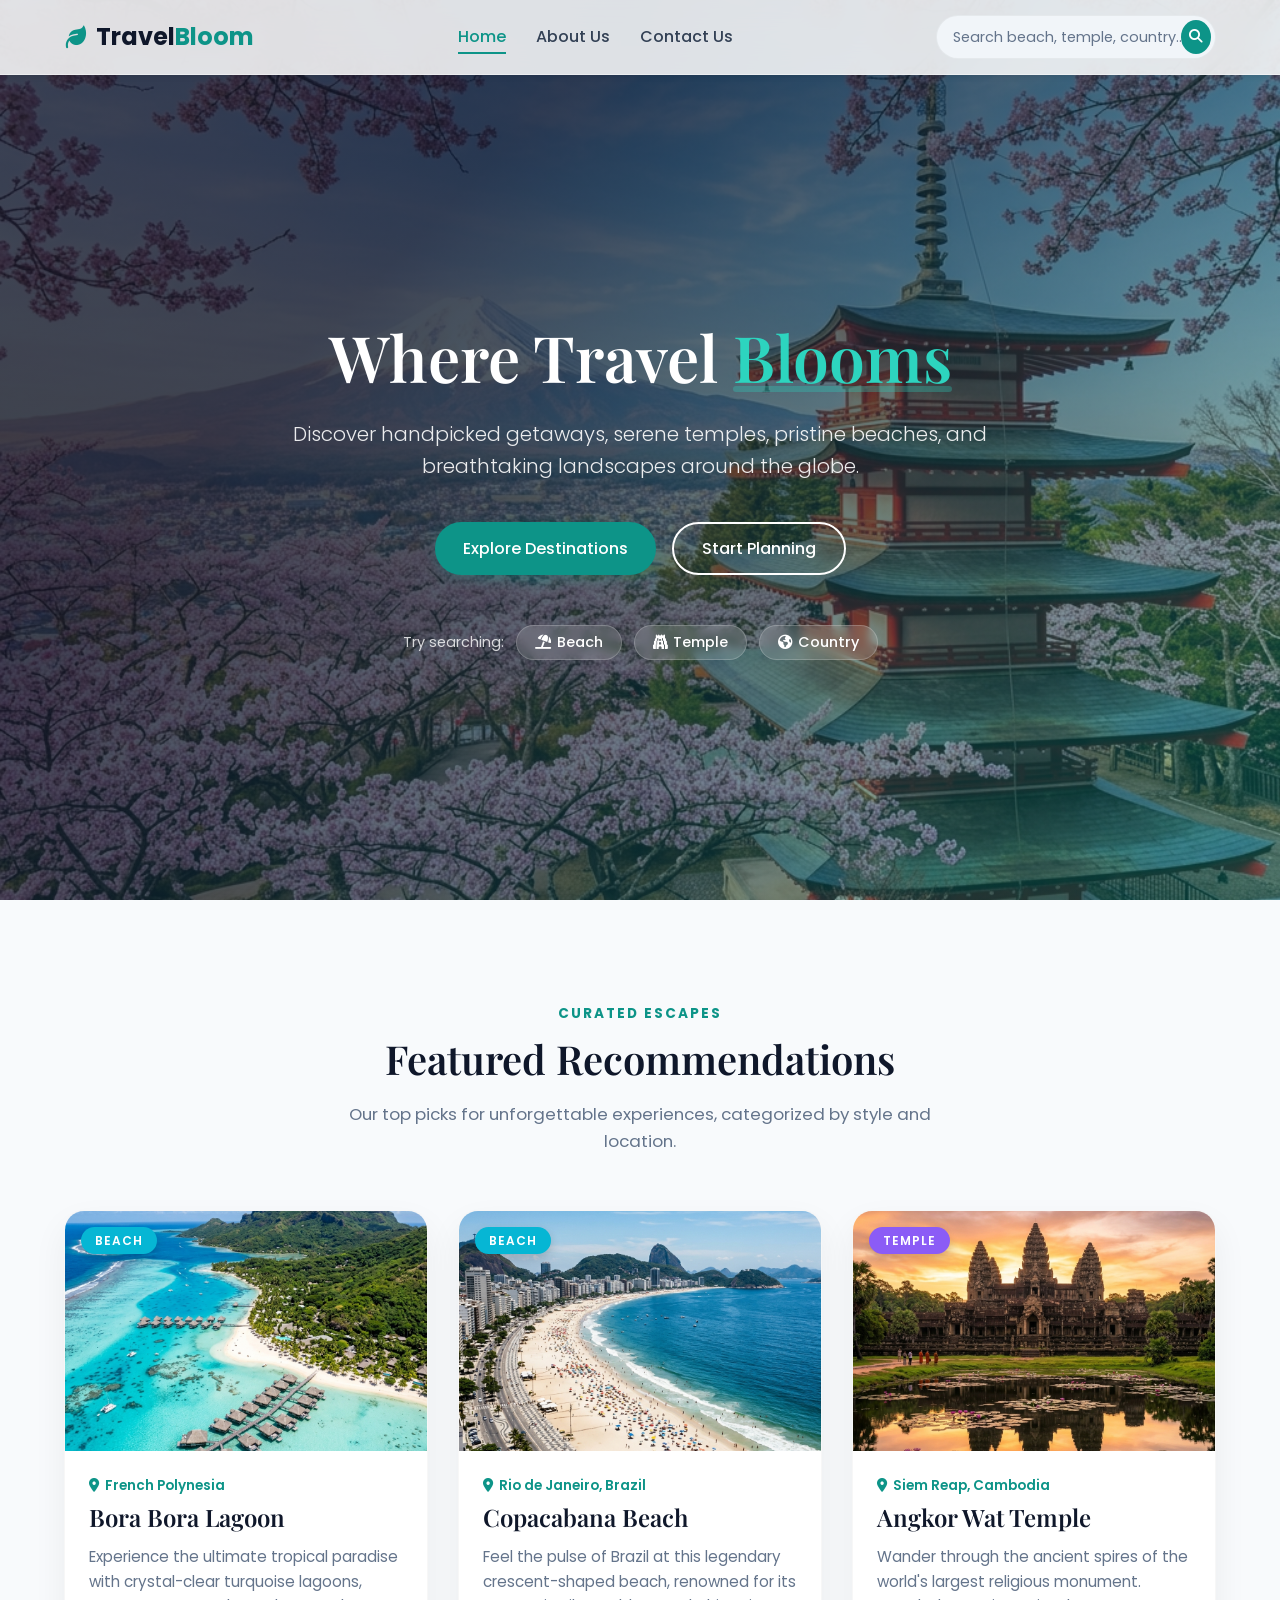
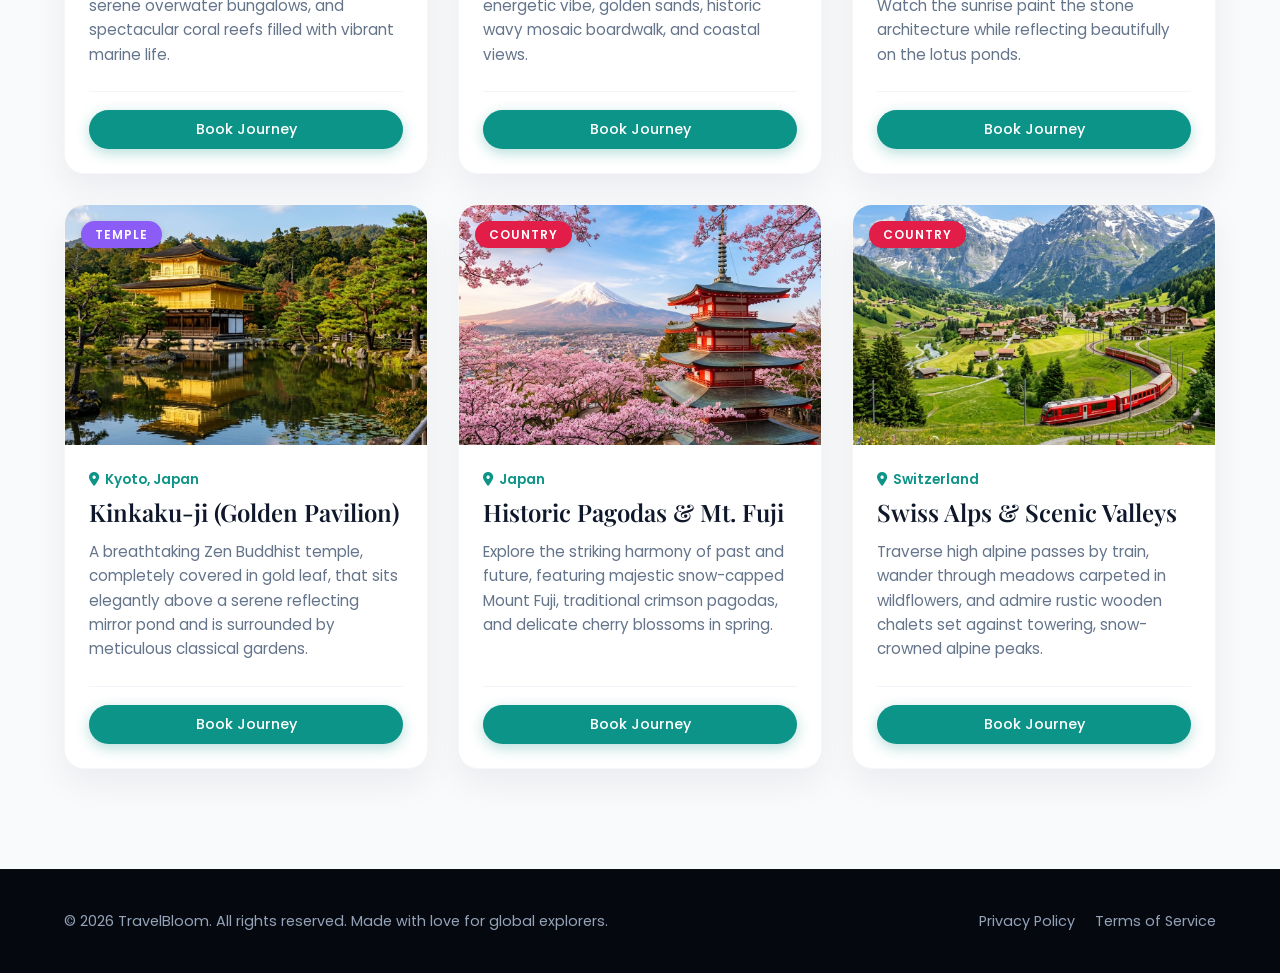
<file: index.html>
<!DOCTYPE html>
<html lang="en">
<head>
    <meta charset="UTF-8">
    <meta name="viewport" content="width=device-width, initial-scale=1.0">
    <title>TravelBloom - Discover Your Next Adventure</title>
    <!-- Google Fonts -->
    <link rel="preconnect" href="https://fonts.googleapis.com">
    <link rel="preconnect" href="https://fonts.gstatic.com" crossorigin>
    <link href="https://fonts.googleapis.com/css2?family=Playfair+Display:ital,wght@0,400..900;1,400..900&family=Poppins:wght@300;400;500;600;700&display=swap" rel="stylesheet">
    <!-- FontAwesome for Icons -->
    <link rel="stylesheet" href="https://cdnjs.cloudflare.com/ajax/libs/font-awesome/6.4.0/css/all.min.css">
    <!-- Custom CSS -->
    <link rel="stylesheet" href="style.css">
</head>
<body>
    <!-- Navigation Bar -->
    <nav class="navbar" id="mainNavbar">
        <div class="nav-container">
            <a href="index.html" class="nav-logo" id="navLogo">
                <i class="fa-solid fa-leaf logo-icon"></i>
                <span>Travel<span class="logo-accent">Bloom</span></span>
            </a>
            
            <button class="menu-toggle" id="menuToggle" aria-label="Toggle Navigation Menu">
                <i class="fa-solid fa-bars"></i>
            </button>

            <ul class="nav-links" id="navLinks">
                <li><a href="index.html" class="nav-item active" id="linkHome">Home</a></li>
                <li><a href="about.html" class="nav-item" id="linkAbout">About Us</a></li>
                <li><a href="contact.html" class="nav-item" id="linkContact">Contact Us</a></li>
            </ul>

            <div class="search-wrapper">
                <form id="searchForm" class="search-form" onsubmit="event.preventDefault();">
                    <input type="text" id="searchInput" placeholder="Search beach, temple, country..." aria-label="Search destinations">
                    <button type="submit" id="searchButton" class="btn-search" aria-label="Submit search">
                        <i class="fa-solid fa-magnifying-glass"></i>
                    </button>
                    <button type="button" id="clearButton" class="btn-clear" aria-label="Clear search">
                        <i class="fa-solid fa-xmark"></i>
                    </button>
                </form>
            </div>
        </div>
    </nav>

    <!-- Home Hero Section -->
    <header class="hero-section" id="home">
        <div class="hero-overlay"></div>
        <div class="hero-content">
            <h1 class="hero-title">Where Travel <span class="text-highlight">Blooms</span></h1>
            <p class="hero-subtitle">Discover handpicked getaways, serene temples, pristine beaches, and breathtaking landscapes around the globe.</p>
            <div class="hero-actions">
                <a href="#recommendations" class="btn btn-primary" id="btnExplore">Explore Destinations</a>
                <a href="contact.html" class="btn btn-outline" id="btnPlan">Start Planning</a>
            </div>
            
            <!-- Quick Recommendations Categories -->
            <div class="quick-categories">
                <span>Try searching:</span>
                <button class="category-tag" onclick="quickSearch('beach')"><i class="fa-solid fa-umbrella-beach"></i> Beach</button>
                <button class="category-tag" onclick="quickSearch('temple')"><i class="fa-solid fa-gopuram"></i> Temple</button>
                <button class="category-tag" onclick="quickSearch('country')"><i class="fa-solid fa-earth-americas"></i> Country</button>
            </div>
        </div>
    </header>

    <!-- Main Content Container -->
    <main class="main-content">
        <!-- Recommendations Section -->
        <section class="section recommendations-section" id="recommendations">
            <div class="container">
                <div class="section-header">
                    <span class="section-tagline">Curated Escapes</span>
                    <h2 class="section-title" id="resultsTitle">Featured Recommendations</h2>
                    <p class="section-description">Our top picks for unforgettable experiences, categorized by style and location.</p>
                </div>

                <!-- Active Filter Banner (hidden by default) -->
                <div id="filterBanner" class="filter-banner hidden">
                    <span>Showing results for: <strong id="filterText">beach</strong></span>
                    <button class="btn-reset" onclick="resetSearch()"><i class="fa-solid fa-arrow-rotate-left"></i> Reset Filter</button>
                </div>

                <!-- Recommendation Grid -->
                <div class="recommendations-grid" id="recommendationsGrid">
                    <!-- Cards will be dynamically injected by JS -->
                </div>
            </div>
        </section>
    </main>

    <!-- Footer -->
    <footer class="footer">
        <div class="container">
            <div class="footer-bottom">
                <p>&copy; 2026 TravelBloom. All rights reserved. Made with love for global explorers.</p>
                <div class="footer-links">
                    <a href="#">Privacy Policy</a>
                    <a href="#">Terms of Service</a>
                </div>
            </div>
        </div>
    </footer>

    <!-- Toast Notification for Success -->
    <div id="toast" class="toast hidden">
        <div class="toast-content">
            <i class="fa-solid fa-circle-check toast-icon"></i>
            <div class="toast-message">
                <h4 id="toastTitle">Message Sent!</h4>
                <p id="toastBody">Thank you. We will contact you shortly.</p>
            </div>
            <button class="toast-close" onclick="closeToast()"><i class="fa-solid fa-xmark"></i></button>
        </div>
    </div>

    <!-- Custom JS -->
    <script src="script.js"></script>
</body>
</html>
</file>
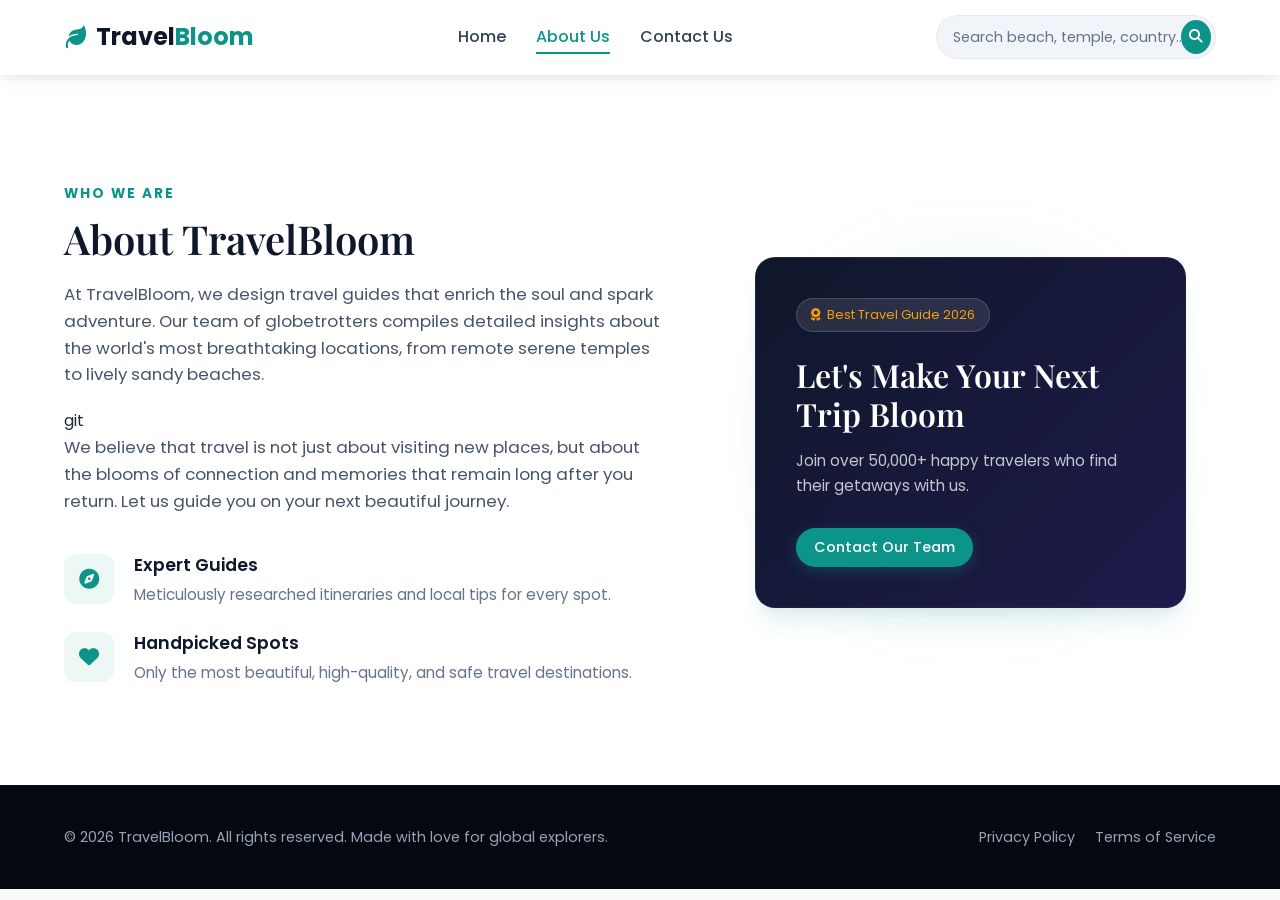
<file: about.html>
<!DOCTYPE html>
<html lang="en">
<head>
    <meta charset="UTF-8">
    <meta name="viewport" content="width=device-width, initial-scale=1.0">
    <title>About Us - TravelBloom</title>
    <!-- Google Fonts -->
    <link rel="preconnect" href="https://fonts.googleapis.com">
    <link rel="preconnect" href="https://fonts.gstatic.com" crossorigin>
    <link href="https://fonts.googleapis.com/css2?family=Playfair+Display:ital,wght@0,400..900;1,400..900&family=Poppins:wght@300;400;500;600;700&display=swap" rel="stylesheet">
    <!-- FontAwesome for Icons -->
    <link rel="stylesheet" href="https://cdnjs.cloudflare.com/ajax/libs/font-awesome/6.4.0/css/all.min.css">
    <!-- Custom CSS -->
    <link rel="stylesheet" href="style.css">
</head>
<body class="inner-page">
    <!-- Navigation Bar -->
    <nav class="navbar scrolled" id="mainNavbar">
        <div class="nav-container">
            <a href="index.html" class="nav-logo" id="navLogo">
                <i class="fa-solid fa-leaf logo-icon"></i>
                <span>Travel<span class="logo-accent">Bloom</span></span>
            </a>
            
            <button class="menu-toggle" id="menuToggle" aria-label="Toggle Navigation Menu">
                <i class="fa-solid fa-bars"></i>
            </button>

            <ul class="nav-links" id="navLinks">
                <li><a href="index.html" class="nav-item" id="linkHome">Home</a></li>
                <li><a href="about.html" class="nav-item active" id="linkAbout">About Us</a></li>
                <li><a href="contact.html" class="nav-item" id="linkContact">Contact Us</a></li>
            </ul>

            <div class="search-wrapper">
                <form id="searchForm" class="search-form" onsubmit="event.preventDefault();">
                    <input type="text" id="searchInput" placeholder="Search beach, temple, country..." aria-label="Search destinations">
                    <button type="submit" id="searchButton" class="btn-search" aria-label="Submit search">
                        <i class="fa-solid fa-magnifying-glass"></i>
                    </button>
                    <button type="button" id="clearButton" class="btn-clear" aria-label="Clear search">
                        <i class="fa-solid fa-xmark"></i>
                    </button>
                </form>
            </div>
        </div>
    </nav>

    <!-- Main Content Container -->
    <main class="main-content">
        <!-- About Us Section -->
        <section class="section about-section" id="about">
            <div class="container">
                <div class="about-grid">
                    <div class="about-content">
                        <span class="section-tagline">Who We Are</span>
                        <h2 class="section-title">About TravelBloom</h2>
                        <p class="about-text">
                            At TravelBloom, we design travel guides that enrich the soul and spark adventure. Our team of globetrotters compiles detailed insights about the world's most breathtaking locations, from remote serene temples to lively sandy beaches.
                        </p>git
                        <p class="about-text">
                            We believe that travel is not just about visiting new places, but about the blooms of connection and memories that remain long after you return. Let us guide you on your next beautiful journey.
                        </p>
                        
                        <div class="about-elements">
                            <div class="element-card">
                                <div class="element-icon"><i class="fa-solid fa-compass"></i></div>
                                <div class="element-info">
                                    <h3>Expert Guides</h3>
                                    <p>Meticulously researched itineraries and local tips for every spot.</p>
                                </div>
                            </div>
                            <div class="element-card">
                                <div class="element-icon"><i class="fa-solid fa-heart"></i></div>
                                <div class="element-info">
                                    <h3>Handpicked Spots</h3>
                                    <p>Only the most beautiful, high-quality, and safe travel destinations.</p>
                                </div>
                            </div>
                        </div>
                    </div>
                    <div class="about-visual">
                        <div class="blob-wrapper">
                            <div class="glowing-blob"></div>
                            <div class="visual-card">
                                <span class="visual-badge"><i class="fa-solid fa-award"></i> Best Travel Guide 2026</span>
                                <h3>Let's Make Your Next Trip Bloom</h3>
                                <p>Join over 50,000+ happy travelers who find their getaways with us.</p>
                                <a href="contact.html" class="btn btn-primary btn-sm">Contact Our Team</a>
                            </div>
                        </div>
                    </div>
                </div>
            </div>
        </section>
    </main>

    <!-- Footer -->
    <footer class="footer">
        <div class="container">
            <div class="footer-bottom">
                <p>&copy; 2026 TravelBloom. All rights reserved. Made with love for global explorers.</p>
                <div class="footer-links">
                    <a href="#">Privacy Policy</a>
                    <a href="#">Terms of Service</a>
                </div>
            </div>
        </div>
    </footer>

    <!-- Toast Notification for Success (needed for redirection or message handling if any) -->
    <div id="toast" class="toast hidden">
        <div class="toast-content">
            <i class="fa-solid fa-circle-check toast-icon"></i>
            <div class="toast-message">
                <h4 id="toastTitle">Message Sent!</h4>
                <p id="toastBody">Thank you. We will contact you shortly.</p>
            </div>
            <button class="toast-close" onclick="closeToast()"><i class="fa-solid fa-xmark"></i></button>
        </div>
    </div>

    <!-- Custom JS -->
    <script src="script.js"></script>
</body>
</html>
</file>
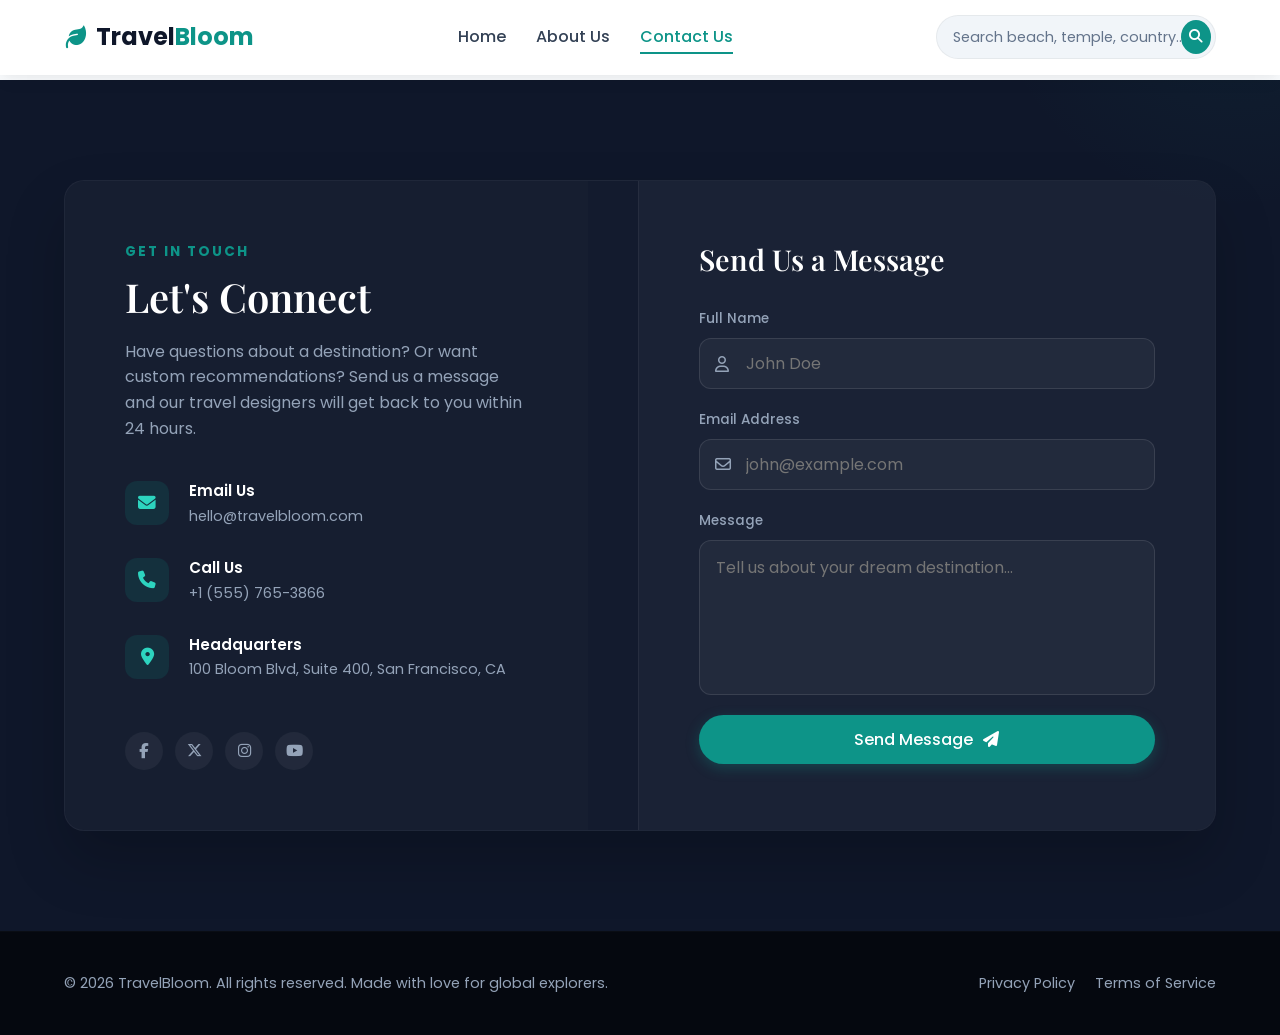
<file: contact.html>
<!DOCTYPE html>
<html lang="en">
<head>
    <meta charset="UTF-8">
    <meta name="viewport" content="width=device-width, initial-scale=1.0">
    <title>Contact Us - TravelBloom</title>
    <!-- Google Fonts -->
    <link rel="preconnect" href="https://fonts.googleapis.com">
    <link rel="preconnect" href="https://fonts.gstatic.com" crossorigin>
    <link href="https://fonts.googleapis.com/css2?family=Playfair+Display:ital,wght@0,400..900;1,400..900&family=Poppins:wght@300;400;500;600;700&display=swap" rel="stylesheet">
    <!-- FontAwesome for Icons -->
    <link rel="stylesheet" href="https://cdnjs.cloudflare.com/ajax/libs/font-awesome/6.4.0/css/all.min.css">
    <!-- Custom CSS -->
    <link rel="stylesheet" href="style.css">
</head>
<body class="inner-page">
    <!-- Navigation Bar -->
    <nav class="navbar scrolled" id="mainNavbar">
        <div class="nav-container">
            <a href="index.html" class="nav-logo" id="navLogo">
                <i class="fa-solid fa-leaf logo-icon"></i>
                <span>Travel<span class="logo-accent">Bloom</span></span>
            </a>
            
            <button class="menu-toggle" id="menuToggle" aria-label="Toggle Navigation Menu">
                <i class="fa-solid fa-bars"></i>
            </button>

            <ul class="nav-links" id="navLinks">
                <li><a href="index.html" class="nav-item" id="linkHome">Home</a></li>
                <li><a href="about.html" class="nav-item" id="linkAbout">About Us</a></li>
                <li><a href="contact.html" class="nav-item active" id="linkContact">Contact Us</a></li>
            </ul>

            <div class="search-wrapper">
                <form id="searchForm" class="search-form" onsubmit="event.preventDefault();">
                    <input type="text" id="searchInput" placeholder="Search beach, temple, country..." aria-label="Search destinations">
                    <button type="submit" id="searchButton" class="btn-search" aria-label="Submit search">
                        <i class="fa-solid fa-magnifying-glass"></i>
                    </button>
                    <button type="button" id="clearButton" class="btn-clear" aria-label="Clear search">
                        <i class="fa-solid fa-xmark"></i>
                    </button>
                </form>
            </div>
        </div>
    </nav>

    <!-- Main Content Container -->
    <main class="main-content">
        <!-- Contact Us Section -->
        <section class="section contact-section" id="contact">
            <div class="container">
                <div class="contact-grid">
                    <div class="contact-info-panel">
                        <span class="section-tagline">Get In Touch</span>
                        <h2 class="section-title text-white">Let's Connect</h2>
                        <p class="contact-desc">
                            Have questions about a destination? Or want custom recommendations? Send us a message and our travel designers will get back to you within 24 hours.
                        </p>
                        
                        <div class="contact-details">
                            <div class="contact-detail-item">
                                <i class="fa-solid fa-envelope detail-icon"></i>
                                <div>
                                    <h4>Email Us</h4>
                                    <p>hello@travelbloom.com</p>
                                </div>
                            </div>
                            <div class="contact-detail-item">
                                <i class="fa-solid fa-phone detail-icon"></i>
                                <div>
                                    <h4>Call Us</h4>
                                    <p>+1 (555) 765-3866</p>
                                </div>
                            </div>
                            <div class="contact-detail-item">
                                <i class="fa-solid fa-location-dot detail-icon"></i>
                                <div>
                                    <h4>Headquarters</h4>
                                    <p>100 Bloom Blvd, Suite 400, San Francisco, CA</p>
                                </div>
                            </div>
                        </div>

                        <div class="social-links">
                            <a href="#" class="social-icon" aria-label="Facebook"><i class="fa-brands fa-facebook-f"></i></a>
                            <a href="#" class="social-icon" aria-label="Twitter"><i class="fa-brands fa-x-twitter"></i></a>
                            <a href="#" class="social-icon" aria-label="Instagram"><i class="fa-brands fa-instagram"></i></a>
                            <a href="#" class="social-icon" aria-label="YouTube"><i class="fa-brands fa-youtube"></i></a>
                        </div>
                    </div>

                    <div class="contact-form-panel">
                        <h3>Send Us a Message</h3>
                        <form id="contactForm" class="contact-form">
                            <div class="form-group">
                                <label for="formName">Full Name</label>
                                <div class="input-wrapper">
                                    <i class="fa-regular fa-user input-icon"></i>
                                    <input type="text" id="formName" required placeholder="John Doe">
                                </div>
                            </div>
                            <div class="form-group">
                                <label for="formEmail">Email Address</label>
                                <div class="input-wrapper">
                                    <i class="fa-regular fa-envelope input-icon"></i>
                                    <input type="email" id="formEmail" required placeholder="john@example.com">
                                </div>
                            </div>
                            <div class="form-group">
                                <label for="formMessage">Message</label>
                                <textarea id="formMessage" required rows="5" placeholder="Tell us about your dream destination..."></textarea>
                            </div>
                            <button type="submit" class="btn btn-primary btn-block" id="btnSubmit">
                                <span id="submitText">Send Message</span>
                                <i class="fa-solid fa-paper-plane"></i>
                            </button>
                        </form>
                    </div>
                </div>
            </div>
        </section>
    </main>

    <!-- Footer -->
    <footer class="footer">
        <div class="container">
            <div class="footer-bottom">
                <p>&copy; 2026 TravelBloom. All rights reserved. Made with love for global explorers.</p>
                <div class="footer-links">
                    <a href="#">Privacy Policy</a>
                    <a href="#">Terms of Service</a>
                </div>
            </div>
        </div>
    </footer>

    <!-- Toast Notification for Success -->
    <div id="toast" class="toast hidden">
        <div class="toast-content">
            <i class="fa-solid fa-circle-check toast-icon"></i>
            <div class="toast-message">
                <h4 id="toastTitle">Message Sent!</h4>
                <p id="toastBody">Thank you. We will contact you shortly.</p>
            </div>
            <button class="toast-close" onclick="closeToast()"><i class="fa-solid fa-xmark"></i></button>
        </div>
    </div>

    <!-- Custom JS -->
    <script src="script.js"></script>
</body>
</html>
</file>
<file: style.css>
/* ==========================================================================
   TravelBloom Custom Stylesheet
   ========================================================================== */

/* Design Tokens & Variables */
:root {
    --primary: #0d9488;          /* Vibrant Teal */
    --primary-hover: #0f766e;    /* Darker Teal */
    --secondary: #d97706;        /* Warm Amber/Gold */
    --secondary-light: #f59e0b;
    --dark-bg: #090d16;          /* Deep Slate Dark */
    --slate-900: #0f172a;
    --slate-800: #1e293b;
    --slate-700: #334155;
    --slate-600: #475569;
    --slate-100: #f1f5f9;
    --slate-50: #f8fafc;
    --white: #ffffff;
    --text-dark: #0f172a;
    --text-muted: #64748b;
    --text-light: #94a3b8;
    
    /* Fonts */
    --font-sans: 'Poppins', sans-serif;
    --font-serif: 'Playfair Display', serif;
    
    /* Transitions & Shadows */
    --transition: all 0.3s cubic-bezier(0.4, 0, 0.2, 1);
    --shadow-sm: 0 4px 6px -1px rgba(0, 0, 0, 0.05), 0 2px 4px -1px rgba(0, 0, 0, 0.03);
    --shadow-md: 0 10px 15px -3px rgba(0, 0, 0, 0.05), 0 4px 6px -2px rgba(0, 0, 0, 0.02);
    --shadow-lg: 0 20px 25px -5px rgba(13, 148, 136, 0.1), 0 10px 10px -5px rgba(0, 0, 0, 0.04);
    --shadow-card: 0 15px 35px rgba(15, 23, 42, 0.06);
    --radius-sm: 6px;
    --radius-md: 12px;
    --radius-lg: 20px;
    --radius-pill: 50px;
}

/* Global Reset */
*, *::before, *::after {
    box-sizing: border-box;
    margin: 0;
    padding: 0;
}

html {
    scroll-behavior: smooth;
    font-size: 16px;
}

body {
    font-family: var(--font-sans);
    background-color: var(--slate-50);
    color: var(--slate-800);
    line-height: 1.6;
    overflow-x: hidden;
}

body.inner-page {
    padding-top: 80px;
}

img {
    max-width: 100%;
    display: block;
    height: auto;
}

a {
    text-decoration: none;
    color: inherit;
    transition: var(--transition);
}

button, input, textarea {
    font-family: inherit;
    font-size: inherit;
    border: none;
    outline: none;
}

button {
    cursor: pointer;
    background: none;
}

ul {
    list-style: none;
}

.container {
    width: 100%;
    max-width: 1200px;
    margin: 0 auto;
    padding: 0 24px;
}

/* Typography & Headers */
h1, h2, h3, h4 {
    font-weight: 600;
    line-height: 1.3;
}

.text-highlight {
    color: var(--primary);
    position: relative;
    display: inline-block;
}

.text-highlight::after {
    content: '';
    position: absolute;
    bottom: 2px;
    left: 0;
    width: 100%;
    height: 6px;
    background-color: rgba(13, 148, 136, 0.15);
    z-index: -1;
    border-radius: 4px;
}

/* Section Header Styling */
.section {
    padding: 100px 0;
}

.section-header {
    text-align: center;
    max-width: 650px;
    margin: 0 auto 55px auto;
}

.section-tagline {
    font-size: 0.85rem;
    text-transform: uppercase;
    letter-spacing: 2px;
    color: var(--primary);
    font-weight: 700;
    margin-bottom: 8px;
    display: inline-block;
}

.section-title {
    font-family: var(--font-serif);
    font-size: 2.5rem;
    color: var(--slate-900);
    margin-bottom: 16px;
}

.section-description {
    color: var(--text-muted);
    font-size: 1.05rem;
}

/* Buttons */
.btn {
    display: inline-flex;
    align-items: center;
    justify-content: center;
    gap: 10px;
    padding: 12px 28px;
    border-radius: var(--radius-pill);
    font-weight: 500;
    transition: var(--transition);
    text-align: center;
}

.btn-primary {
    background-color: var(--primary);
    color: var(--white);
    box-shadow: 0 4px 14px rgba(13, 148, 136, 0.3);
}

.btn-primary:hover {
    background-color: var(--primary-hover);
    transform: translateY(-2px);
    box-shadow: 0 6px 20px rgba(13, 148, 136, 0.4);
}

.btn-outline {
    background-color: transparent;
    color: var(--white);
    border: 2px solid var(--white);
}

.btn-outline:hover {
    background-color: var(--white);
    color: var(--primary);
    transform: translateY(-2px);
}

.btn-block {
    display: flex;
    width: 100%;
}

.btn-sm {
    padding: 8px 18px;
    font-size: 0.9rem;
}

/* ==========================================================================
   Navigation Bar
   ========================================================================== */
.navbar {
    position: fixed;
    top: 0;
    left: 0;
    width: 100%;
    z-index: 1000;
    background: rgba(255, 255, 255, 0.85);
    backdrop-filter: blur(16px);
    -webkit-backdrop-filter: blur(16px);
    border-bottom: 1px solid rgba(255, 255, 255, 0.4);
    box-shadow: var(--shadow-sm);
    transition: var(--transition);
}

.navbar.scrolled {
    background: rgba(255, 255, 255, 0.95);
    box-shadow: var(--shadow-md);
}

.nav-container {
    max-width: 1200px;
    margin: 0 auto;
    padding: 15px 24px;
    display: flex;
    align-items: center;
    justify-content: space-between;
}

.nav-logo {
    display: flex;
    align-items: center;
    gap: 10px;
    font-family: var(--font-sans);
    font-size: 1.5rem;
    font-weight: 700;
    color: var(--slate-900);
}

.logo-icon {
    color: var(--primary);
    font-size: 1.4rem;
    transform: rotate(-10deg);
}

.logo-accent {
    color: var(--primary);
}

.nav-links {
    display: flex;
    gap: 30px;
}

.nav-item {
    font-weight: 500;
    color: var(--slate-700);
    padding: 6px 0;
    position: relative;
}

.nav-item:hover, .nav-item.active {
    color: var(--primary);
}

.nav-item::after {
    content: '';
    position: absolute;
    bottom: 0;
    left: 0;
    width: 0;
    height: 2px;
    background-color: var(--primary);
    transition: var(--transition);
}

.nav-item:hover::after, .nav-item.active::after {
    width: 100%;
}

/* Navbar Search Form */
.search-wrapper {
    display: flex;
    align-items: center;
}

.search-form {
    display: flex;
    align-items: center;
    background-color: var(--slate-100);
    border: 1px solid rgba(0, 0, 0, 0.05);
    padding: 4px 4px 4px 16px;
    border-radius: var(--radius-pill);
    width: 280px;
    transition: var(--transition);
}

.search-form:focus-within {
    background-color: var(--white);
    border-color: var(--primary);
    box-shadow: 0 0 0 3px rgba(13, 148, 136, 0.15);
    width: 320px;
}

.search-form input {
    background: transparent;
    color: var(--slate-900);
    flex-grow: 1;
    width: 100%;
    font-size: 0.9rem;
}

.search-form input::placeholder {
    color: var(--text-muted);
}

.btn-search {
    background-color: var(--primary);
    color: var(--white);
    width: 34px;
    height: 34px;
    border-radius: 50%;
    display: flex;
    align-items: center;
    justify-content: center;
    font-size: 0.85rem;
    transition: var(--transition);
}

.btn-search:hover {
    background-color: var(--primary-hover);
    transform: scale(1.05);
}

.btn-clear {
    color: var(--text-muted);
    font-size: 0.9rem;
    padding: 0 10px;
    display: none; /* Injected/shown dynamically via JS */
}

.btn-clear:hover {
    color: var(--slate-900);
}

/* Mobile Toggle */
.menu-toggle {
    display: none;
    font-size: 1.4rem;
    color: var(--slate-900);
}

/* ==========================================================================
   Hero Section
   ========================================================================== */
.hero-section {
    position: relative;
    height: 100vh;
    min-height: 600px;
    display: flex;
    align-items: center;
    justify-content: center;
    background: url('images/japan.png') no-repeat center center/cover;
    color: var(--white);
    text-align: center;
    padding-top: 80px; /* Accounts for fixed navbar */
}

.hero-overlay {
    position: absolute;
    top: 0;
    left: 0;
    width: 100%;
    height: 100%;
    background: linear-gradient(135deg, rgba(15, 23, 42, 0.8) 30%, rgba(13, 148, 136, 0.4) 100%);
    z-index: 1;
}

.hero-content {
    position: relative;
    z-index: 2;
    max-width: 800px;
    padding: 0 24px;
    animation: fadeInUp 1s ease-out;
}

.hero-title {
    font-family: var(--font-serif);
    font-size: 4rem;
    margin-bottom: 24px;
    line-height: 1.15;
}

.hero-title .text-highlight {
    color: #2dd4bf; /* Brighter teal for dark backdrop */
}

.hero-title .text-highlight::after {
    background-color: rgba(45, 212, 191, 0.3);
}

.hero-subtitle {
    font-size: 1.25rem;
    color: rgba(255, 255, 255, 0.9);
    margin-bottom: 40px;
    font-weight: 300;
}

.hero-actions {
    display: flex;
    justify-content: center;
    gap: 16px;
    margin-bottom: 50px;
}

/* Quick Categories */
.quick-categories {
    display: flex;
    align-items: center;
    justify-content: center;
    gap: 12px;
    flex-wrap: wrap;
    font-size: 0.9rem;
    color: rgba(255, 255, 255, 0.8);
}

.category-tag {
    background: rgba(255, 255, 255, 0.15);
    border: 1px solid rgba(255, 255, 255, 0.2);
    color: var(--white);
    padding: 6px 18px;
    border-radius: var(--radius-pill);
    font-weight: 500;
    transition: var(--transition);
    display: flex;
    align-items: center;
    gap: 6px;
    backdrop-filter: blur(4px);
}

.category-tag:hover {
    background: var(--primary);
    border-color: var(--primary);
    transform: translateY(-2px);
    box-shadow: 0 4px 12px rgba(13, 148, 136, 0.3);
}

/* ==========================================================================
   Recommendations Section
   ========================================================================== */
.recommendations-section {
    background-color: var(--slate-50);
}

/* Filter Banner */
.filter-banner {
    display: flex;
    align-items: center;
    justify-content: space-between;
    background: rgba(13, 148, 136, 0.08);
    border: 1px solid rgba(13, 148, 136, 0.15);
    padding: 12px 24px;
    border-radius: var(--radius-md);
    margin-bottom: 35px;
    animation: fadeIn 0.4s ease-out;
}

.filter-banner.hidden {
    display: none;
}

.filter-banner span {
    font-size: 0.95rem;
    color: var(--slate-800);
}

.filter-banner strong {
    color: var(--primary);
    background-color: rgba(13, 148, 136, 0.1);
    padding: 2px 8px;
    border-radius: 4px;
    margin-left: 4px;
    text-transform: capitalize;
}

.btn-reset {
    color: var(--primary);
    font-weight: 600;
    font-size: 0.9rem;
    display: flex;
    align-items: center;
    gap: 6px;
    transition: var(--transition);
}

.btn-reset:hover {
    color: var(--primary-hover);
    transform: rotate(-15deg);
}

/* Recommendation Cards Grid */
.recommendations-grid {
    display: grid;
    grid-template-columns: repeat(auto-fill, minmax(350px, 1fr));
    gap: 30px;
}

/* Recommendation Card */
.rec-card {
    background-color: var(--white);
    border-radius: var(--radius-lg);
    overflow: hidden;
    box-shadow: var(--shadow-card);
    transition: var(--transition);
    border: 1px solid rgba(0, 0, 0, 0.03);
    display: flex;
    flex-direction: column;
}

.rec-card:hover {
    transform: translateY(-8px);
    box-shadow: var(--shadow-lg);
}

.rec-image-container {
    position: relative;
    height: 240px;
    overflow: hidden;
}

.rec-image-container img {
    width: 100%;
    height: 100%;
    object-fit: cover;
    transition: transform 0.6s cubic-bezier(0.4, 0, 0.2, 1);
}

.rec-card:hover .rec-image-container img {
    transform: scale(1.08);
}

.rec-badge {
    position: absolute;
    top: 16px;
    left: 16px;
    background-color: var(--slate-900);
    color: var(--white);
    padding: 4px 14px;
    font-size: 0.75rem;
    font-weight: 600;
    border-radius: var(--radius-pill);
    text-transform: uppercase;
    letter-spacing: 1px;
    z-index: 2;
    box-shadow: 0 4px 10px rgba(0, 0, 0, 0.15);
}

.rec-badge.beach { background-color: #06b6d4; } /* Cyan */
.rec-badge.temple { background-color: #8b5cf6; } /* Violet */
.rec-badge.country { background-color: #e11d48; } /* Rose */

.rec-content {
    padding: 24px;
    display: flex;
    flex-direction: column;
    flex-grow: 1;
}

.rec-location {
    font-size: 0.85rem;
    color: var(--primary);
    font-weight: 600;
    margin-bottom: 6px;
    display: flex;
    align-items: center;
    gap: 6px;
}

.rec-title {
    font-family: var(--font-serif);
    font-size: 1.5rem;
    color: var(--slate-900);
    margin-bottom: 12px;
}

.rec-description {
    color: var(--text-muted);
    font-size: 0.95rem;
    margin-bottom: 24px;
    flex-grow: 1;
}

.rec-footer {
    display: flex;
    align-items: center;
    justify-content: space-between;
    border-top: 1px solid var(--slate-100);
    padding-top: 18px;
}

.rec-action {
    color: var(--primary);
    font-weight: 600;
    font-size: 0.9rem;
    display: flex;
    align-items: center;
    gap: 6px;
}

.rec-action:hover {
    color: var(--primary-hover);
}

.rec-action i {
    transition: var(--transition);
}

.rec-card:hover .rec-action i {
    transform: translateX(4px);
}

/* No Results State */
.no-results {
    grid-column: 1 / -1;
    text-align: center;
    padding: 60px 24px;
    background-color: var(--white);
    border-radius: var(--radius-lg);
    box-shadow: var(--shadow-sm);
    border: 1px dashed var(--slate-100);
}

.no-results i {
    font-size: 3rem;
    color: var(--text-light);
    margin-bottom: 16px;
}

.no-results h3 {
    font-size: 1.4rem;
    color: var(--slate-900);
    margin-bottom: 8px;
}

.no-results p {
    color: var(--text-muted);
    max-width: 450px;
    margin: 0 auto;
}

/* ==========================================================================
   About Us Section
   ========================================================================== */
.about-section {
    background-color: var(--white);
}

.about-grid {
    display: grid;
    grid-template-columns: 1.1fr 0.9fr;
    gap: 60px;
    align-items: center;
}

.about-text {
    color: var(--slate-600);
    margin-bottom: 20px;
    font-size: 1.05rem;
}

.about-elements {
    margin-top: 40px;
    display: flex;
    flex-direction: column;
    gap: 24px;
}

.element-card {
    display: flex;
    gap: 20px;
}

.element-icon {
    width: 50px;
    height: 50px;
    background-color: rgba(13, 148, 136, 0.08);
    color: var(--primary);
    border-radius: var(--radius-md);
    display: flex;
    align-items: center;
    justify-content: center;
    font-size: 1.25rem;
    flex-shrink: 0;
}

.element-info h3 {
    font-size: 1.1rem;
    color: var(--slate-900);
    margin-bottom: 6px;
}

.element-info p {
    color: var(--text-muted);
    font-size: 0.95rem;
}

/* Decorative visual panel */
.about-visual {
    position: relative;
    padding: 30px;
}

.blob-wrapper {
    position: relative;
}

.glowing-blob {
    position: absolute;
    top: -10%;
    left: -10%;
    width: 120%;
    height: 120%;
    background: radial-gradient(circle, rgba(13, 148, 136, 0.12) 0%, rgba(255, 255, 255, 0) 70%);
    z-index: 1;
    filter: blur(20px);
}

.visual-card {
    position: relative;
    z-index: 2;
    background: linear-gradient(135deg, var(--slate-900) 0%, #1e1b4b 100%);
    color: var(--white);
    padding: 40px;
    border-radius: var(--radius-lg);
    box-shadow: var(--shadow-lg);
    border: 1px solid rgba(255, 255, 255, 0.05);
}

.visual-badge {
    background: rgba(255, 255, 255, 0.1);
    border: 1px solid rgba(255, 255, 255, 0.15);
    color: var(--secondary-light);
    padding: 6px 14px;
    font-size: 0.8rem;
    border-radius: var(--radius-pill);
    display: inline-flex;
    align-items: center;
    gap: 6px;
    margin-bottom: 24px;
}

.visual-card h3 {
    font-family: var(--font-serif);
    font-size: 2rem;
    margin-bottom: 16px;
    line-height: 1.2;
}

.visual-card p {
    color: rgba(255, 255, 255, 0.75);
    font-size: 0.95rem;
    margin-bottom: 30px;
}

/* ==========================================================================
   Contact Us Section
   ========================================================================== */
.contact-section {
    background-color: var(--slate-900);
    position: relative;
    overflow: hidden;
}

.contact-section::before {
    content: '';
    position: absolute;
    top: -50%;
    right: -20%;
    width: 600px;
    height: 600px;
    background: radial-gradient(circle, rgba(13, 148, 136, 0.08) 0%, rgba(0, 0, 0, 0) 60%);
    border-radius: 50%;
    pointer-events: none;
}

.contact-grid {
    display: grid;
    grid-template-columns: 0.95fr 1.05fr;
    gap: 50px;
    background-color: rgba(255, 255, 255, 0.02);
    border: 1px solid rgba(255, 255, 255, 0.05);
    border-radius: var(--radius-lg);
    overflow: hidden;
    box-shadow: 0 30px 60px rgba(0, 0, 0, 0.2);
}

.contact-info-panel {
    padding: 60px;
    background-color: rgba(255, 255, 255, 0.01);
    display: flex;
    flex-direction: column;
}

.text-white {
    color: var(--white);
}

.contact-desc {
    color: var(--text-light);
    margin-bottom: 40px;
    font-size: 1rem;
}

.contact-details {
    display: flex;
    flex-direction: column;
    gap: 30px;
    margin-bottom: 50px;
}

.contact-detail-item {
    display: flex;
    gap: 20px;
    align-items: flex-start;
}

.detail-icon {
    width: 44px;
    height: 44px;
    background: rgba(13, 148, 136, 0.15);
    color: #2dd4bf;
    border-radius: var(--radius-md);
    display: flex;
    align-items: center;
    justify-content: center;
    font-size: 1.1rem;
    flex-shrink: 0;
}

.contact-detail-item h4 {
    color: var(--white);
    font-size: 0.95rem;
    margin-bottom: 4px;
}

.contact-detail-item p {
    color: var(--text-light);
    font-size: 0.9rem;
}

.social-links {
    display: flex;
    gap: 12px;
}

.social-icon {
    width: 38px;
    height: 38px;
    background: rgba(255, 255, 255, 0.05);
    color: var(--text-light);
    border-radius: 50%;
    display: flex;
    align-items: center;
    justify-content: center;
    font-size: 0.95rem;
    transition: var(--transition);
}

.social-icon:hover {
    background: var(--primary);
    color: var(--white);
    transform: translateY(-3px);
}

/* Contact Form Panel */
.contact-form-panel {
    padding: 60px;
    background-color: rgba(255, 255, 255, 0.03);
    border-left: 1px solid rgba(255, 255, 255, 0.05);
}

.contact-form-panel h3 {
    color: var(--white);
    font-family: var(--font-serif);
    font-size: 1.8rem;
    margin-bottom: 30px;
}

.contact-form {
    display: flex;
    flex-direction: column;
    gap: 20px;
}

.form-group {
    display: flex;
    flex-direction: column;
    gap: 8px;
}

.form-group label {
    font-size: 0.85rem;
    color: var(--text-light);
    font-weight: 500;
}

.input-wrapper {
    position: relative;
    width: 100%;
}

.input-wrapper input {
    width: 100%;
    padding: 12px 16px 12px 46px;
    background: rgba(255, 255, 255, 0.04);
    border: 1px solid rgba(255, 255, 255, 0.1);
    border-radius: var(--radius-md);
    color: var(--white);
    transition: var(--transition);
}

.input-wrapper input:focus {
    background: rgba(255, 255, 255, 0.07);
    border-color: var(--primary);
    box-shadow: 0 0 0 3px rgba(13, 148, 136, 0.2);
}

.input-icon {
    position: absolute;
    left: 16px;
    top: 50%;
    transform: translateY(-50%);
    color: var(--text-light);
    font-size: 1rem;
}

.form-group textarea {
    padding: 14px 16px;
    background: rgba(255, 255, 255, 0.04);
    border: 1px solid rgba(255, 255, 255, 0.1);
    border-radius: var(--radius-md);
    color: var(--white);
    resize: none;
    transition: var(--transition);
}

.form-group textarea:focus {
    background: rgba(255, 255, 255, 0.07);
    border-color: var(--primary);
    box-shadow: 0 0 0 3px rgba(13, 148, 136, 0.2);
}

/* ==========================================================================
   Footer
   ========================================================================== */
.footer {
    background-color: #05080f;
    color: var(--text-light);
    padding: 40px 0;
    border-top: 1px solid rgba(255, 255, 255, 0.02);
}

.footer-bottom {
    display: flex;
    align-items: center;
    justify-content: space-between;
    flex-wrap: wrap;
    gap: 20px;
    font-size: 0.9rem;
}

.footer-links {
    display: flex;
    gap: 20px;
}

.footer-links a:hover {
    color: var(--primary);
}

/* ==========================================================================
   Toast Notifications
   ========================================================================== */
.toast {
    position: fixed;
    bottom: 30px;
    right: 30px;
    z-index: 2000;
    background: var(--white);
    box-shadow: var(--shadow-lg);
    border-radius: var(--radius-md);
    border-left: 4px solid var(--primary);
    width: 380px;
    max-width: calc(100vw - 60px);
    transition: all 0.4s cubic-bezier(0.175, 0.885, 0.32, 1.275);
    transform: translateY(120%);
    opacity: 0;
}

.toast.show {
    transform: translateY(0);
    opacity: 1;
}

.toast-content {
    display: flex;
    align-items: center;
    gap: 16px;
    padding: 16px 20px;
}

.toast-icon {
    font-size: 1.8rem;
    color: var(--primary);
}

.toast-message {
    flex-grow: 1;
}

.toast-message h4 {
    font-size: 0.95rem;
    color: var(--slate-900);
    margin-bottom: 2px;
}

.toast-message p {
    font-size: 0.85rem;
    color: var(--text-muted);
}

.toast-close {
    color: var(--text-light);
    font-size: 1.1rem;
    transition: var(--transition);
}

.toast-close:hover {
    color: var(--slate-900);
}

/* ==========================================================================
   Keyframes & Animations
   ========================================================================== */
@keyframes fadeInUp {
    from {
        opacity: 0;
        transform: translateY(24px);
    }
    to {
        opacity: 1;
        transform: translateY(0);
    }
}

@keyframes fadeIn {
    from { opacity: 0; }
    to { opacity: 1; }
}

.hidden {
    display: none !important;
}

/* ==========================================================================
   Responsive Adaptations
   ========================================================================== */
@media (max-width: 1024px) {
    .hero-title {
        font-size: 3.2rem;
    }
    .about-grid {
        grid-template-columns: 1fr;
        gap: 40px;
    }
    .about-visual {
        max-width: 550px;
        margin: 0 auto;
        padding: 0;
    }
    .contact-grid {
        grid-template-columns: 1fr;
    }
    .contact-form-panel {
        border-left: none;
        border-top: 1px solid rgba(255, 255, 255, 0.05);
    }
}

@media (max-width: 768px) {
    .section {
        padding: 60px 0;
    }
    .section-title {
        font-size: 2rem;
    }
    .hero-title {
        font-size: 2.5rem;
    }
    .hero-subtitle {
        font-size: 1.1rem;
    }
    
    /* Navigation Bar Mobile Layout */
    .menu-toggle {
        display: block;
    }
    .nav-links {
        position: absolute;
        top: 100%;
        left: 0;
        width: 100%;
        background-color: var(--white);
        flex-direction: column;
        gap: 0;
        border-bottom: 1px solid var(--slate-100);
        box-shadow: var(--shadow-md);
        display: none; /* Controlled by JS */
        animation: fadeIn 0.3s ease-out;
    }
    .nav-links.open {
        display: flex;
    }
    .nav-links li a {
        display: block;
        padding: 16px 24px;
        border-bottom: 1px solid var(--slate-100);
    }
    .nav-links li a::after {
        display: none;
    }
    .search-wrapper {
        margin-left: auto;
        margin-right: 15px;
    }
    .search-form {
        width: 180px;
        padding-left: 10px;
    }
    .search-form:focus-within {
        width: 200px;
    }
    
    .recommendations-grid {
        grid-template-columns: 1fr;
    }
    
    .contact-info-panel, .contact-form-panel {
        padding: 30px;
    }
    
    .footer-bottom {
        flex-direction: column;
        text-align: center;
    }
}

@media (max-width: 480px) {
    .nav-container {
        padding: 12px 16px;
    }
    .search-wrapper {
        display: none; /* Hide search in main nav, can add in mobile burger or rely on tags */
    }
    .hero-actions {
        flex-direction: column;
        gap: 12px;
    }
    .btn {
        width: 100%;
    }
}
</file>
